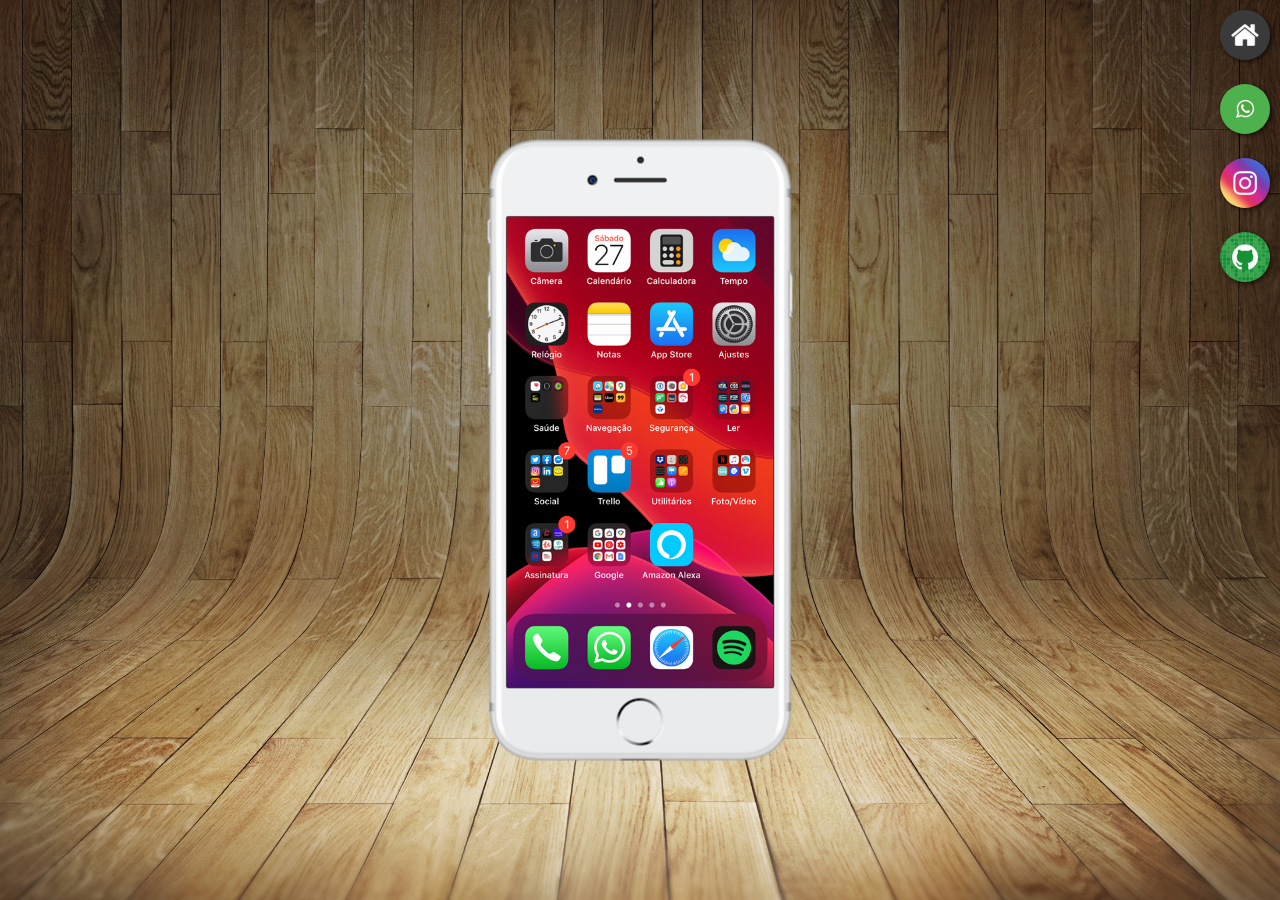
<file: index.html>
<!DOCTYPE html>
<html lang="en">
<head>
    <meta charset="UTF-8">
    <meta name="viewport" content="width=device-width, initial-scale=1.0">
    <title>projeto redes sociais</title>
    <link rel="shortcut icon" href="favicon.ico" type="image/x-icon">
    <link rel="stylesheet" href="estilos/style.css">
</head>
<body>
    <main>
        <section id="telefone">
            <iframe id="tela" src="home.html" name="tela" frameborder="0">
                seu navegador nao é compativel
            </iframe>
        </section>
        <section id="redes-sociais">
           <a href="home.html" target="tela"><img src="imagens/logo-home.jpg" alt=""></a> <br>
           <a href="https://wa.me/55011985597496" target="z"><img src= "imagens/logo.jpg"alt=""></a> <br>
           <a href="instagram.html" target="tela"> <img src="imagens/logo-instagram.jpg" alt=""></a> <br>
           <a href="github.html" target="tela"><img src="imagens/logo-github.jpg" alt=""></a> 
        </section>
       
    </main>
</body>
</html>
</file>
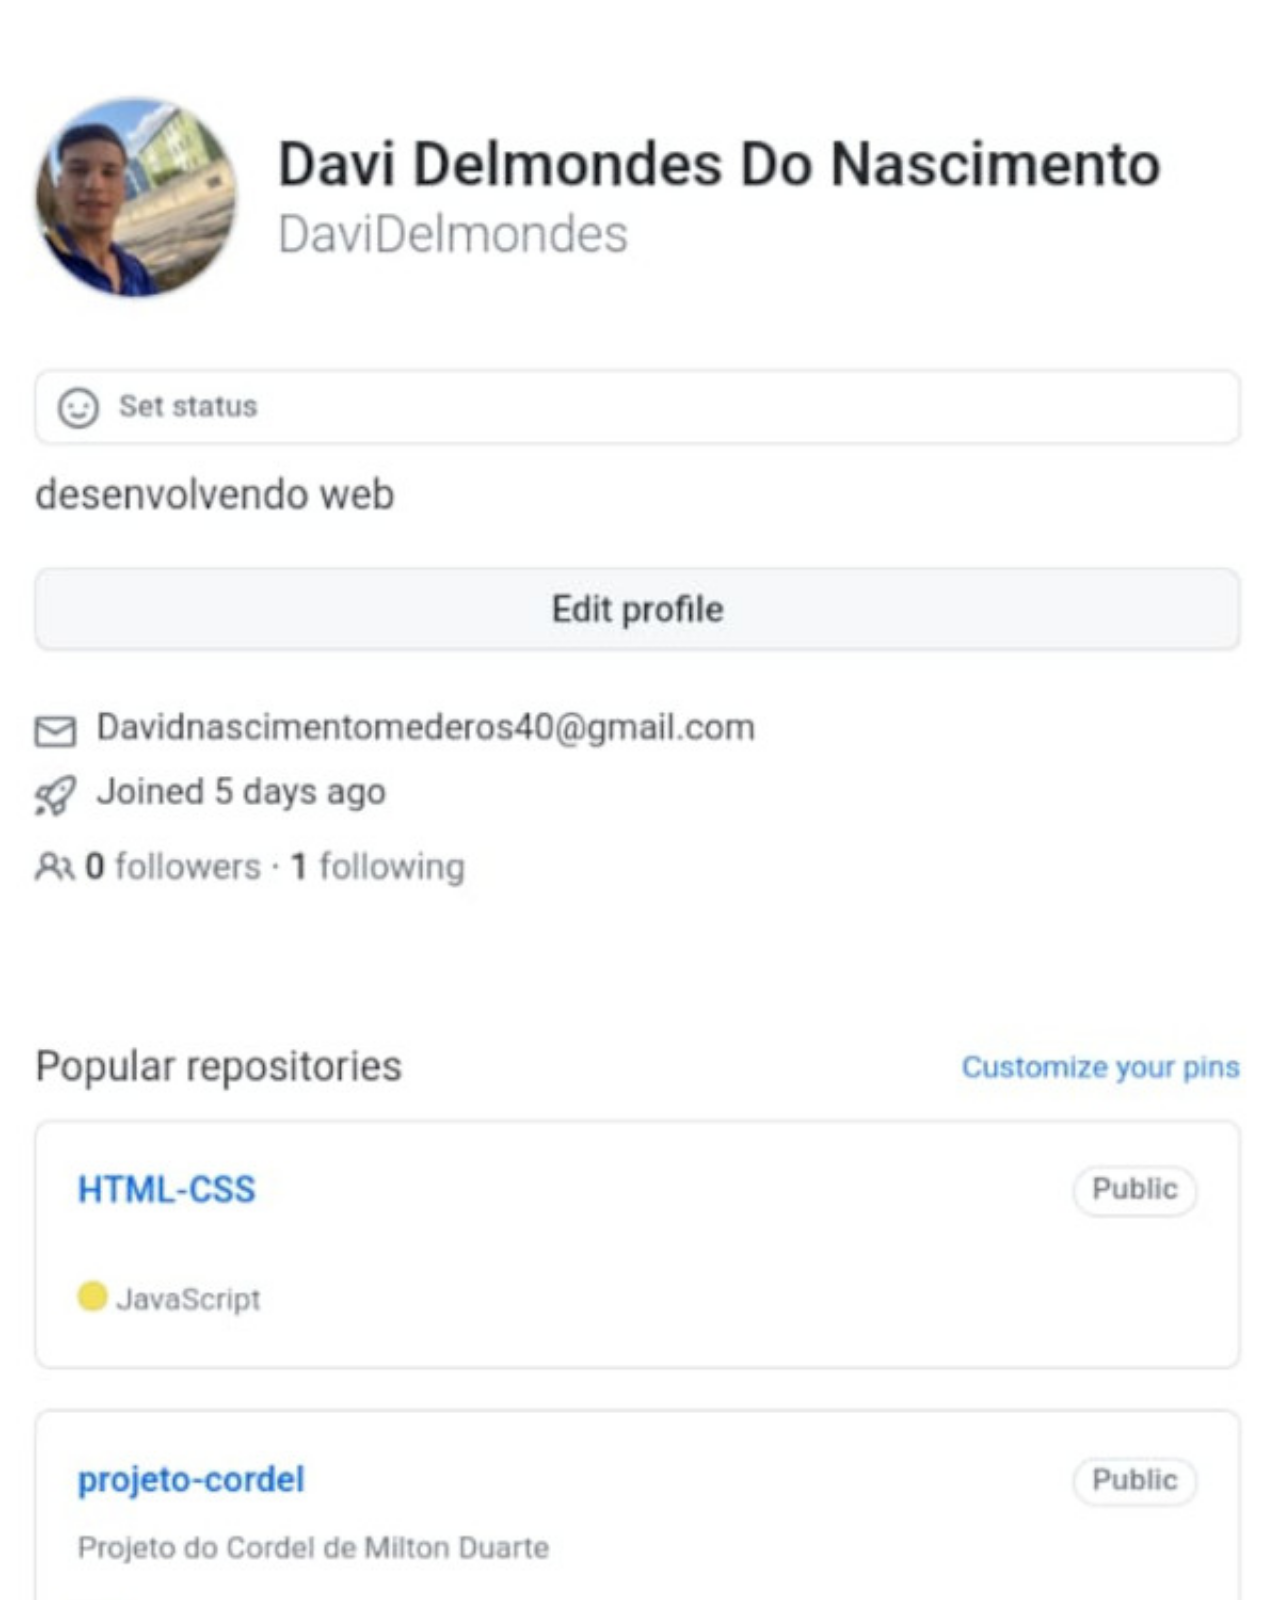
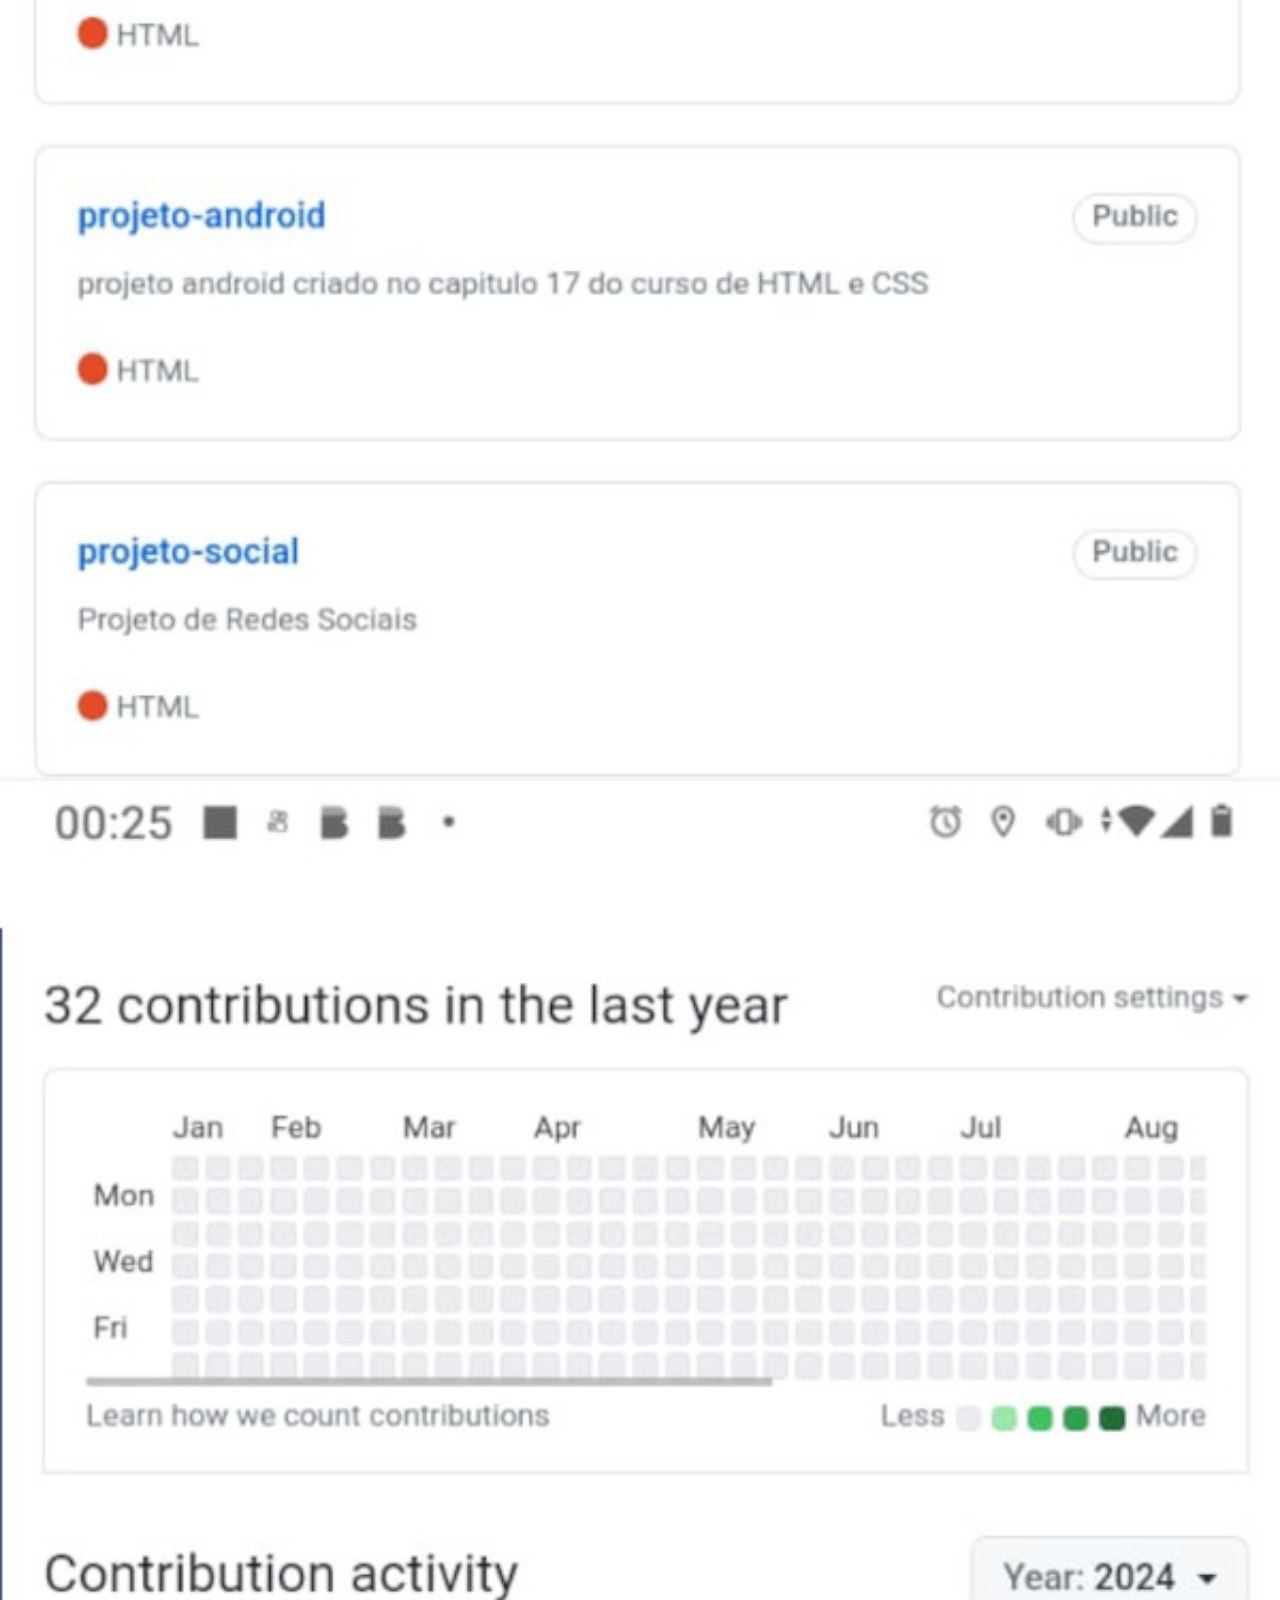
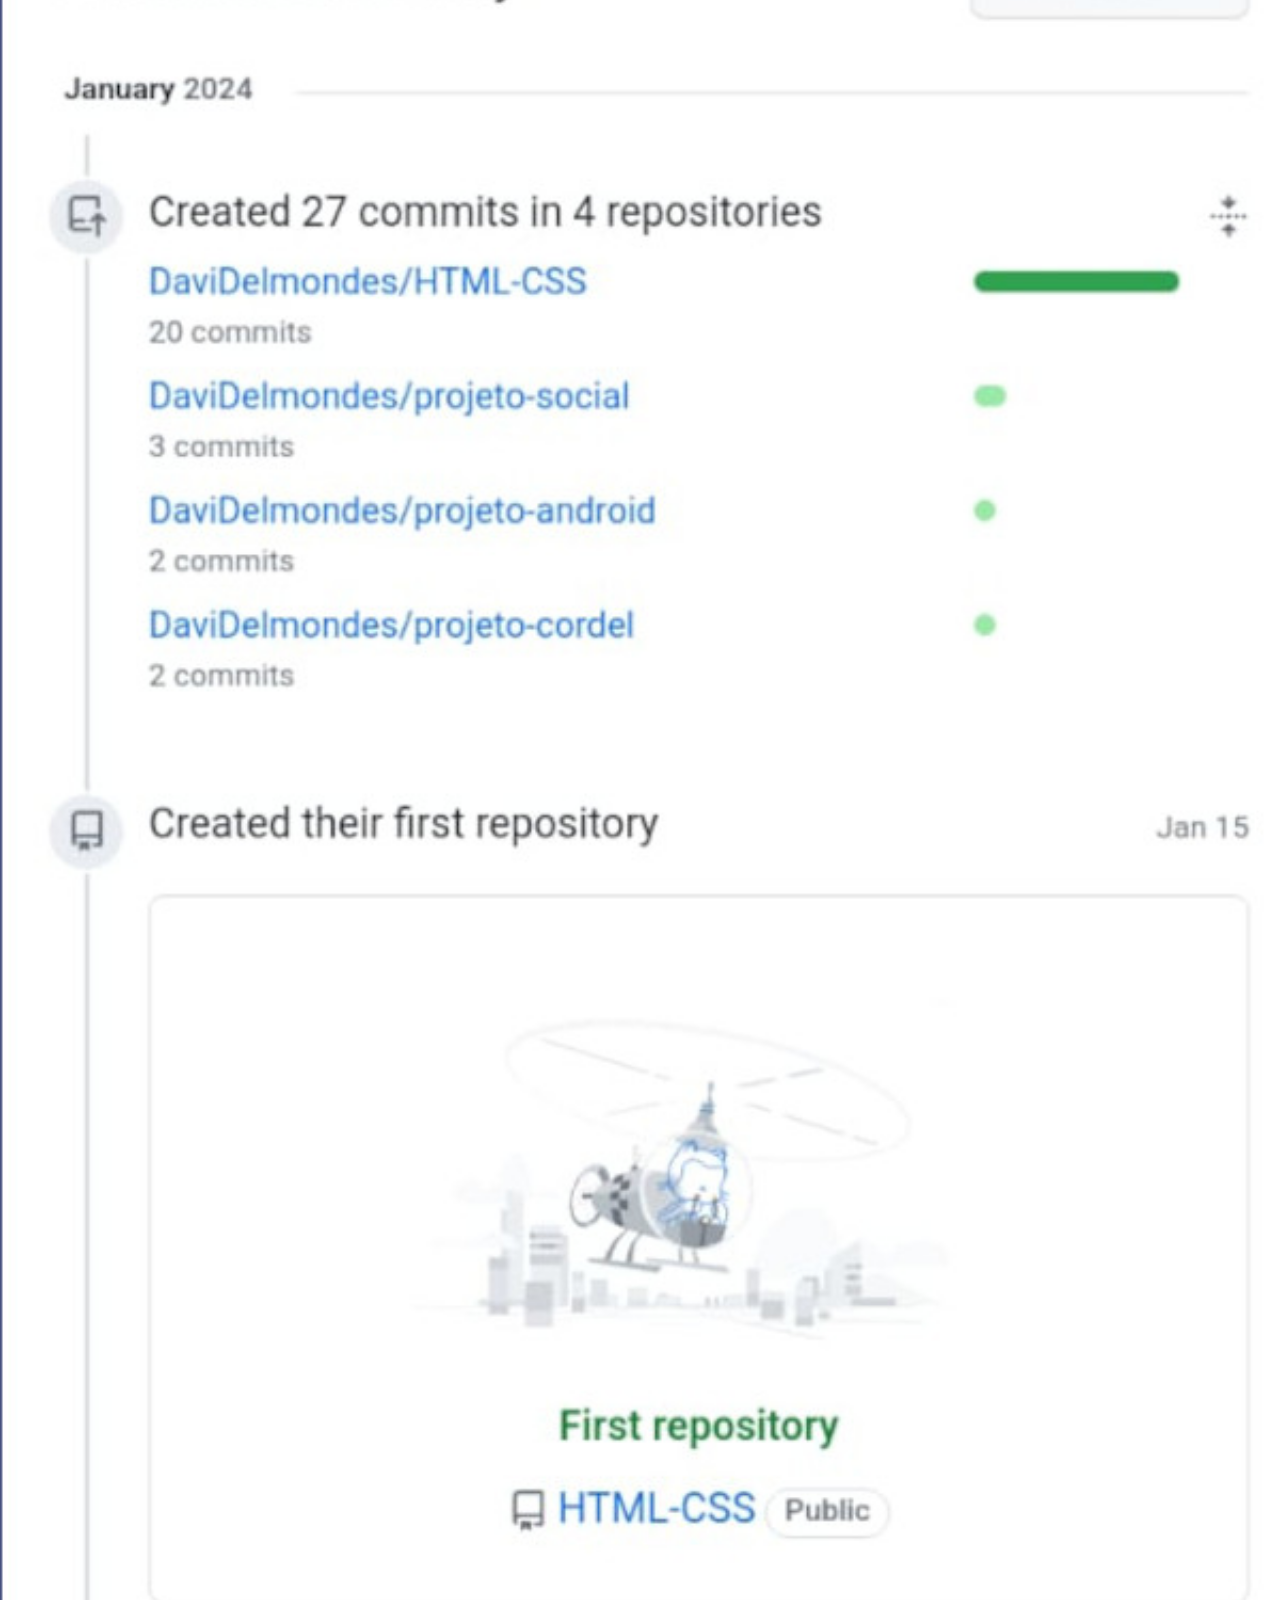
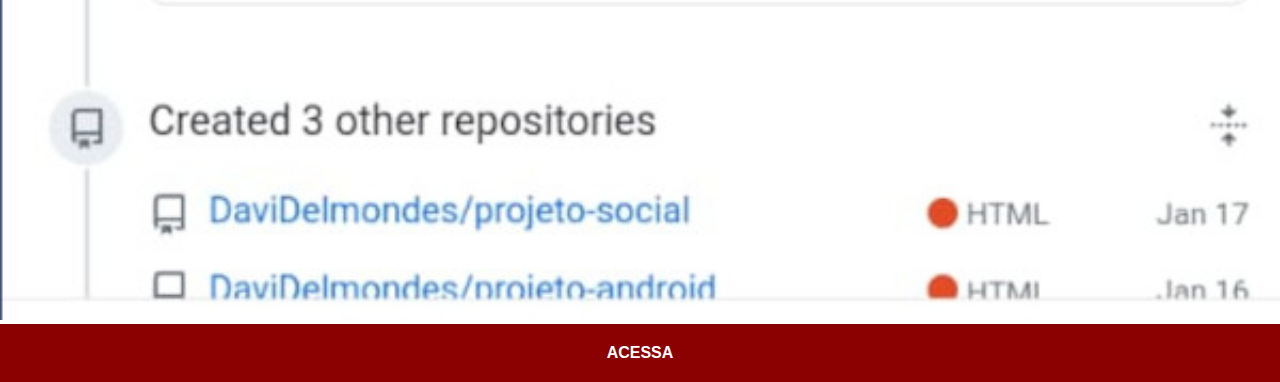
<file: github.html>
<!DOCTYPE html>
<html lang="en">
<head>
    <meta charset="UTF-8">
    <meta name="viewport" content="width=img, initial-scale=1.0">
    <title>Document</title>
    <link rel="stylesheet" href="estilos/social.css">
</head>
<body>
    <img src="imagens/minhatelagithub.jpg" alt="github">
    <a href="https://github.com/davidelmondes/" target="_blank">ACESSA</a>
</body>
</html>
</file>
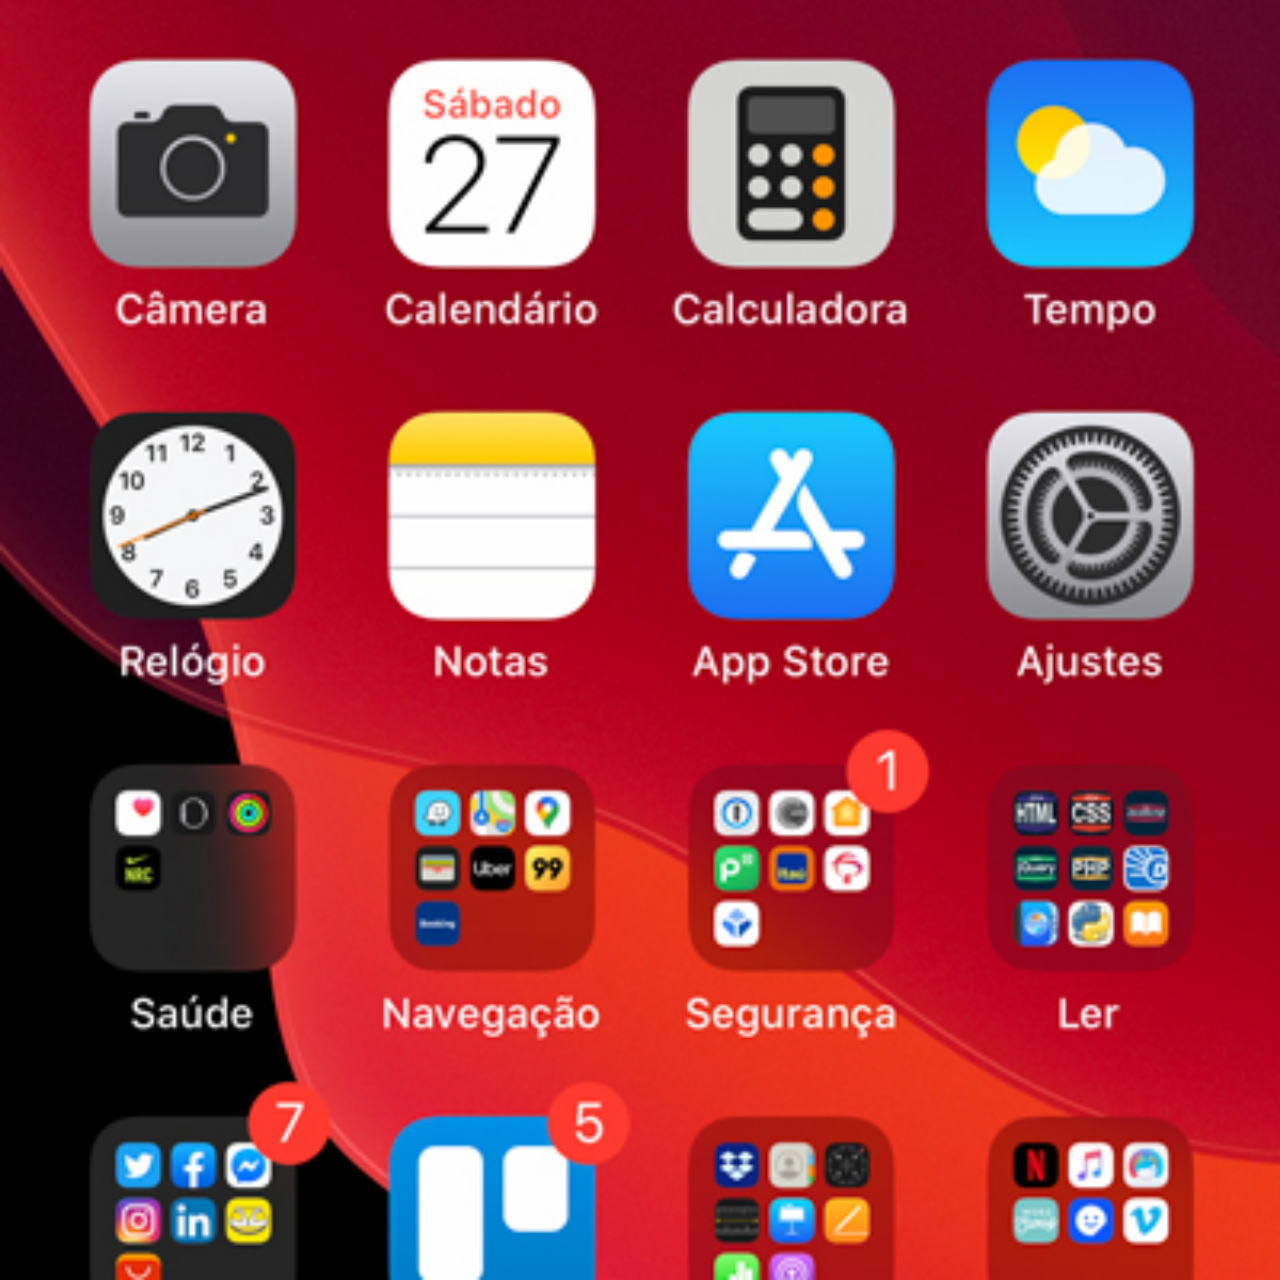
<file: home.html>
<!DOCTYPE html>
<html lang="pt-br">
<head>
    <meta charset="UTF-8">
    <meta name="viewport" content="width=device-width, initial-scale=1.0">
    <title>home</title>
    <style>
        *{
            margin: 0px;
            padding: 0px;
        }
        body{
            width:100vw;
            height: 100vw;
            background:black url(imagens/tela-home.jpg) no-repeat top center;
            background-size:cover

        }
    </style>
</head>
<body>
    
</body>
</html>
</file>
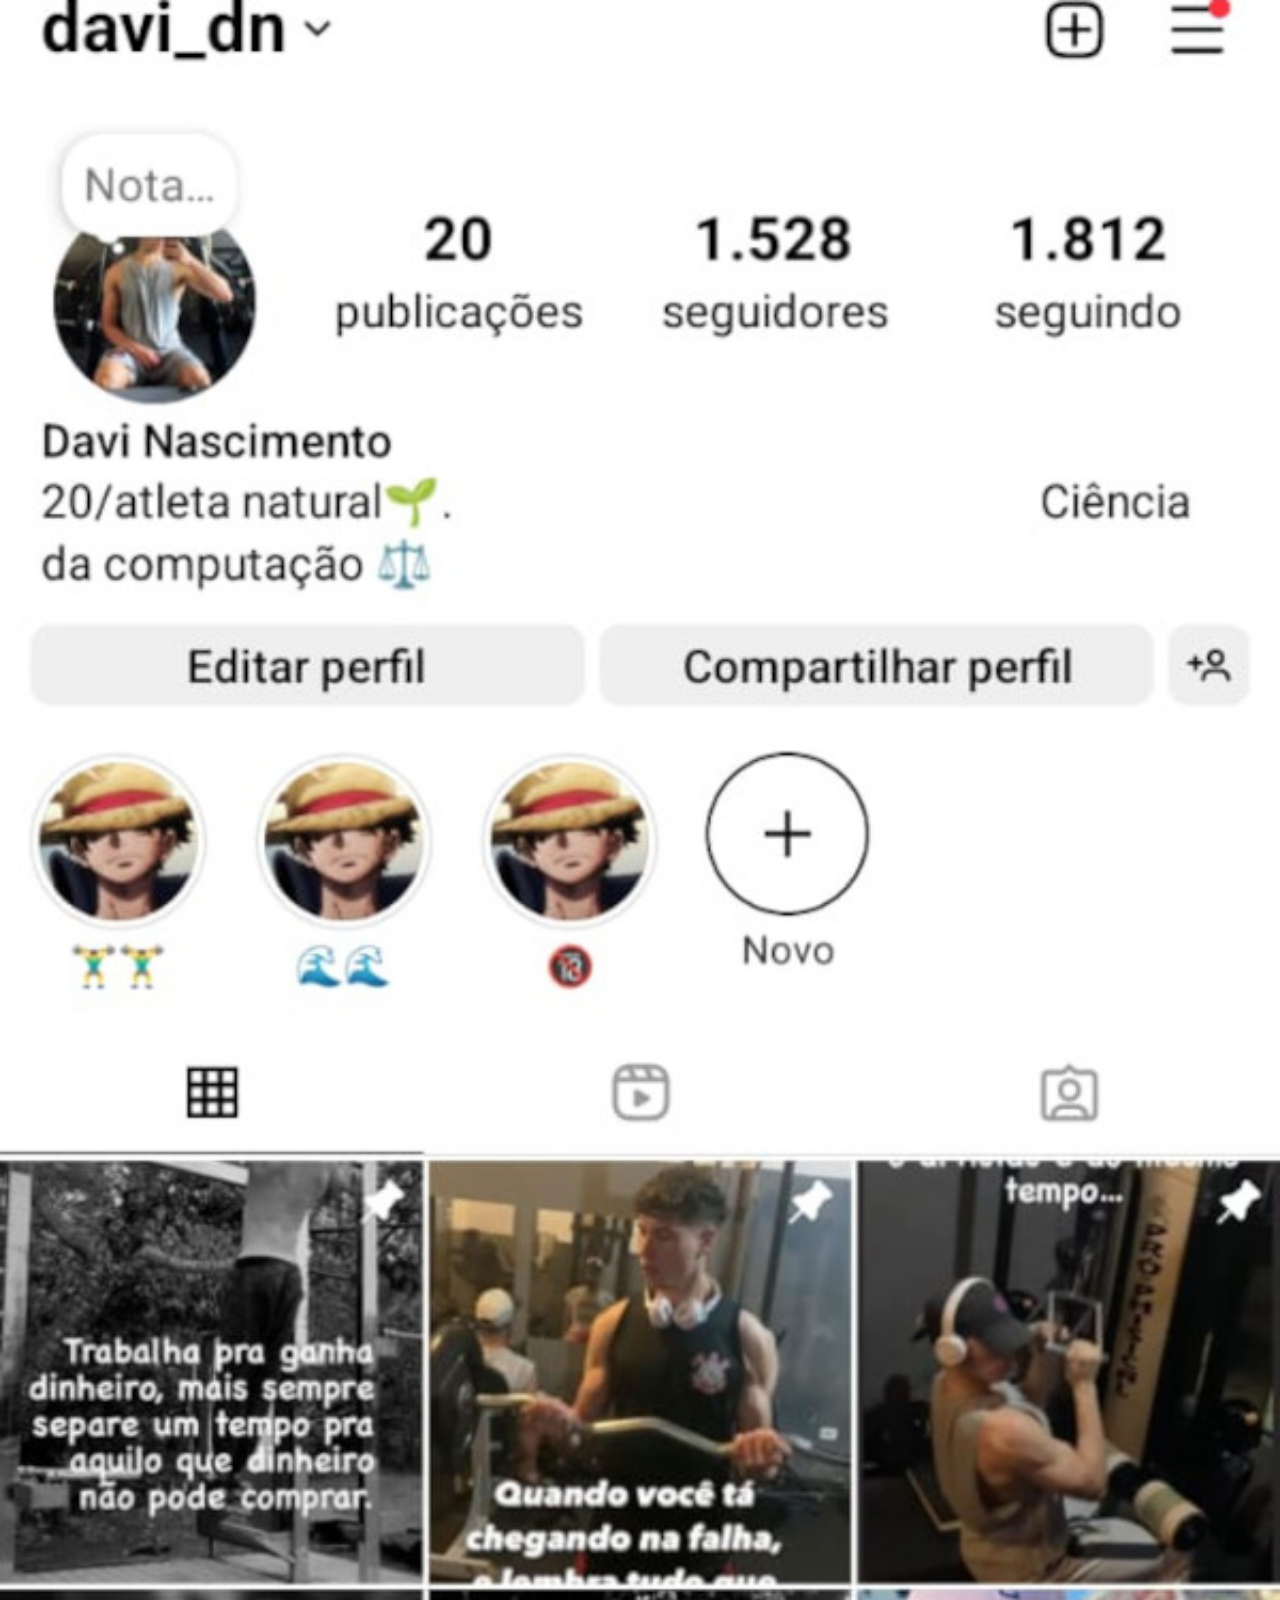
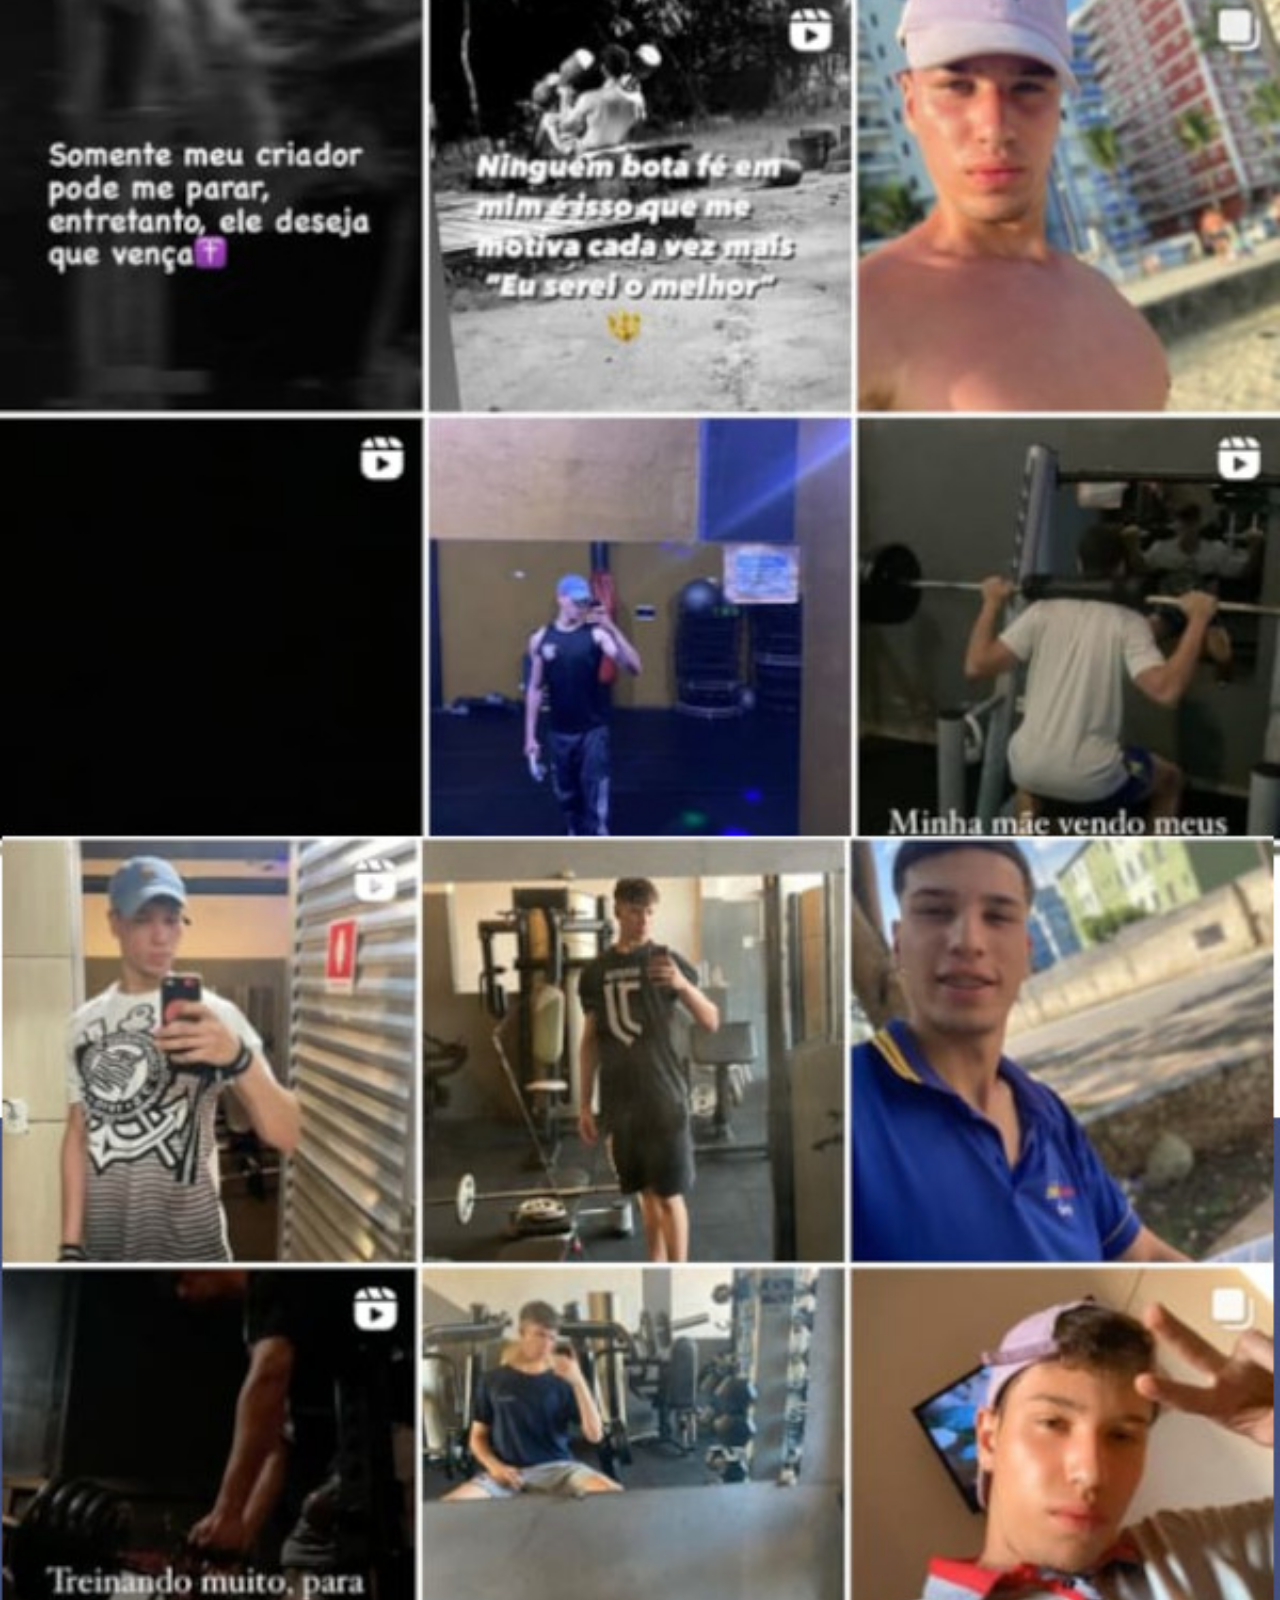
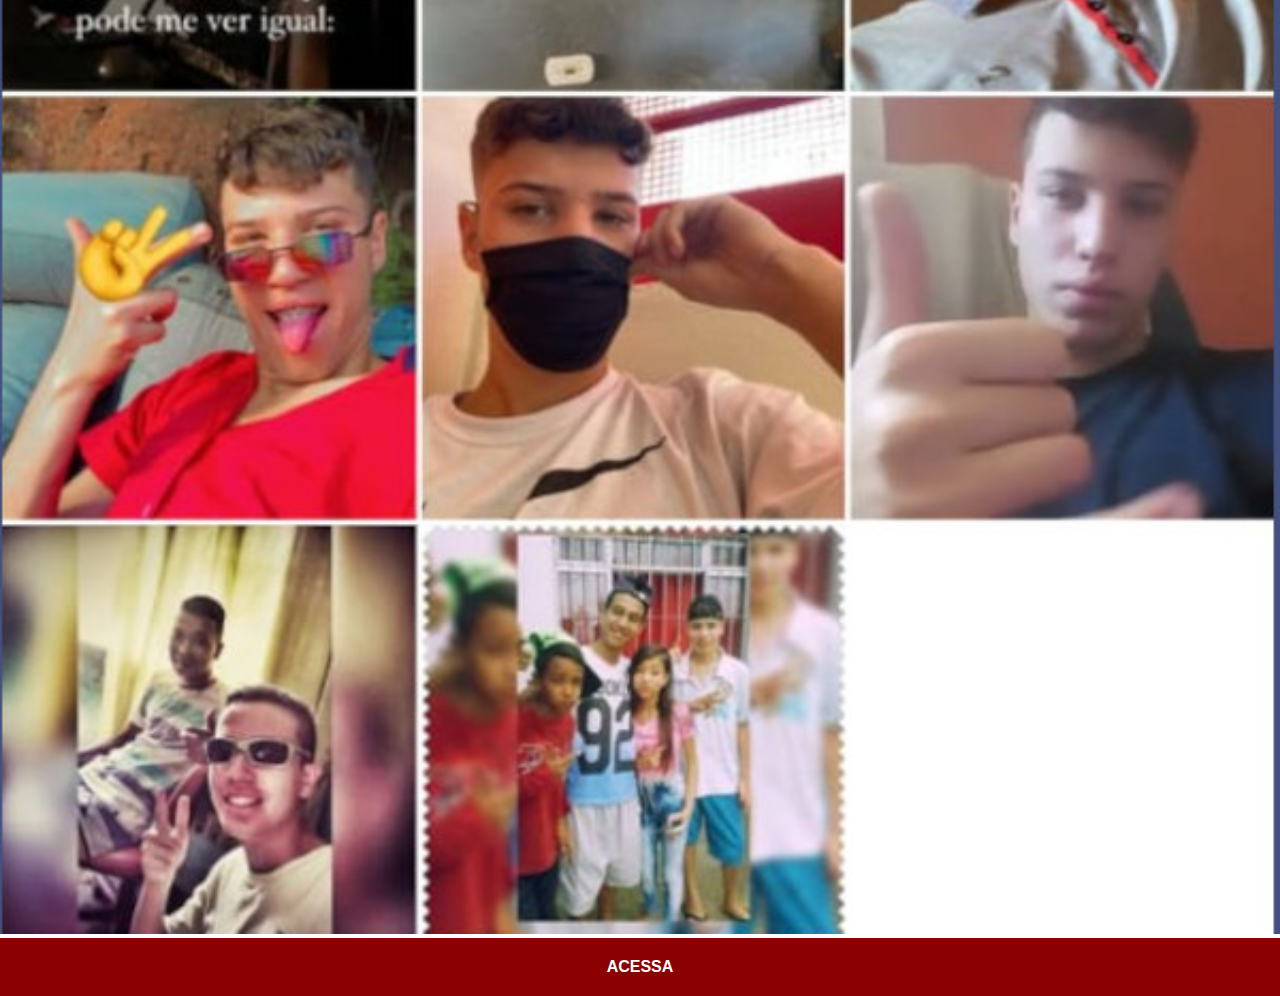
<file: instagram.html>
<!DOCTYPE html>
<html lang="pt-br">
<head>
    <meta charset="UTF-8">
    <meta name="viewport" content="width=device-width, initial-scale=1.0">
    <title>instagram</title>
    <link rel="stylesheet" href="estilos/social.css">
    <style>
        *{
            margin: 0px;
            padding: 0px;
            font-family: Arial, Helvetica, sans-serif;
        }
        img{
            width: 100vw;
        }
        ::-webkit-scrollbar{
            width: 0px;
            height:0px;

        }
        a {
            display: block;
            background-color: darkred;
            color: white;
            padding:20px;
            text-align: center;
            font-weight: bolder;
            text-decoration: none;
        }
        a:hover{
            background-color: red;
        }
    </style>
</head>
<body>
    <img src="imagens/minhatelainstagram.jpg" alt="instagram">
    <a href="https://www.instagram.com/davi_dn" target="_blank">ACESSA</a>
</body>
</html>
</file>
<file: estilos/style.css>
@charset "utf-8";
*{
    margin: 0px;
    padding: 0px;
    font-family: Arial, Helvetica, sans-serif;
}
html, body{
    height: 100vh;
    width: 100vw;
    background-color: black;
}
body{
    background: url('../imagens/fundo-madeira.jpg') no-repeat center;
    background-size: cover;
    background-attachment: fixed;

}
main{
    position: relative;
    height:100vh;
}
section#telefone{
    position: absolute;
    top: 50%;
    left: 50%;
    transform: translate(-50%, -50%);
    height:627px;
    width: 311px;
    background: url('../imagens/frame-iphone.png') no-repeat;
 
}
iframe#tela{
    position: relative;
    top: 80px;
    left: 22px;
    width:267px;
    height: 471px;

}

section#redes-sociais{
    text-align:right;
}

section#redes-sociais img {
    width:50px;
    margin: 10px;
    border-radius:50%;
    box-shadow:2px 2px 5px rgba(0, 0, 0, 0.626);
    box-sizing: border-box;

}

section#redes-sociais img:hover{
    border: 2px solid rgba(255, 255, 255, 0.623);
    transform: translate(-3px, -3px);
    box-shadow:5px 5px 10px black;
    transition:.5s, border 1s;
}
</file>
<file: estilos/social.css>
@charset "utf-8";
*{
    margin: 0px;
    padding: 0px;
    font-family: Arial, Helvetica, sans-serif;
}
img{
    width: 100vw;
}
::-webkit-scrollbar{
    width: 0px;
    height:0px;

}
a {
    display: block;
    background-color: darkred;
    color: white;
    padding:20px;
    text-align: center;
    font-weight: bolder;
    text-decoration: none;
}
a:hover{
    background-color: red;
}
</file>
